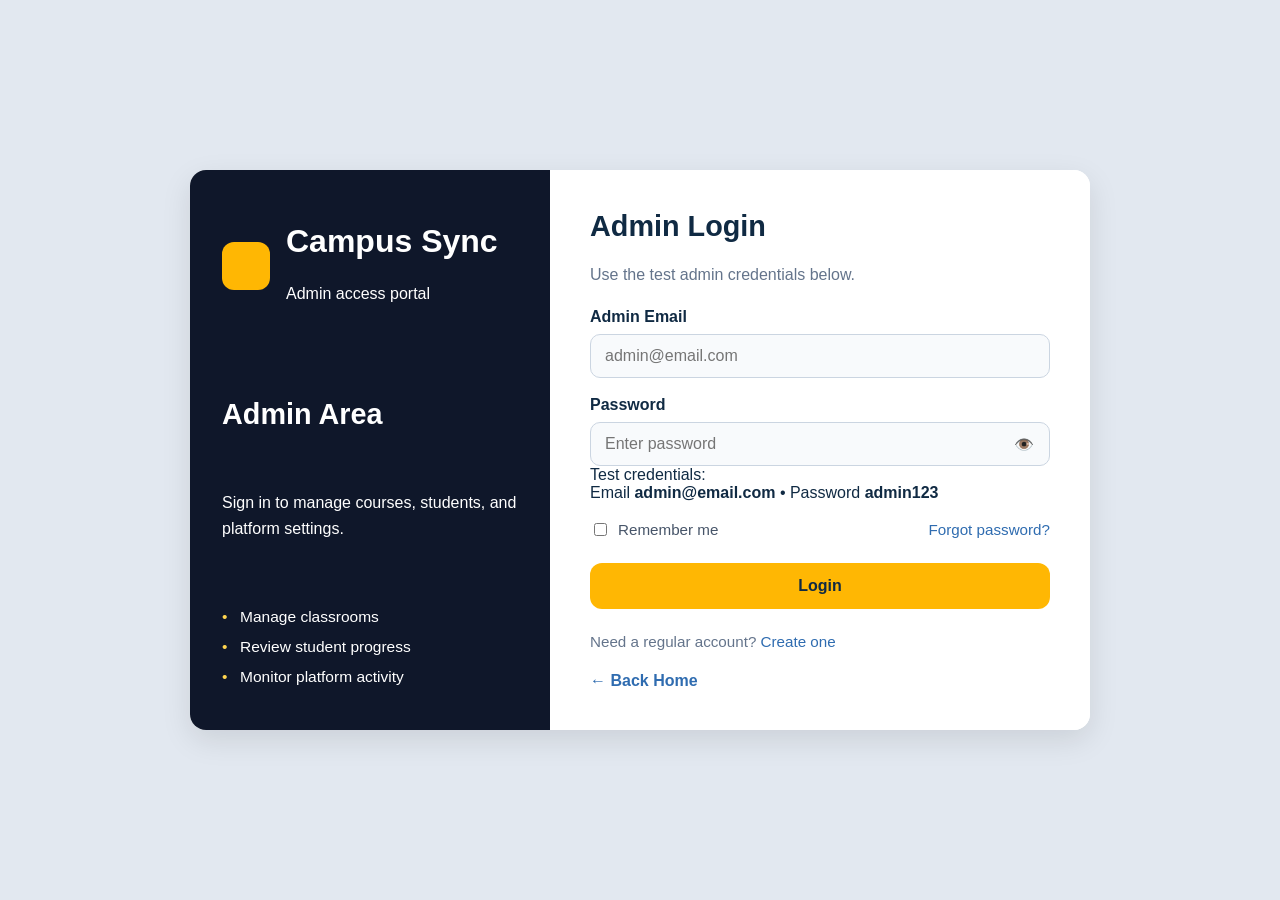
<file: admin-login.html>
<!doctype html>
<html lang="en">
  <head>
    <meta charset="UTF-8" />
    <meta name="viewport" content="width=device-width, initial-scale=1.0" />
    <title>Campus Sync Admin Login</title>
    <link rel="stylesheet" href="login.css" />
  </head>
  <body>
    <div class="login-card">
      <div class="panel-left">
        <div class="brand">
          <div class="logo"></div>
          <div>
            <h1>Campus Sync</h1>
            <p>Admin access portal</p>
          </div>
        </div>

        <h2>Admin Area</h2>
        <p>Sign in to manage courses, students, and platform settings.</p>

        <ul class="feature-list">
          <li>Manage classrooms</li>
          <li>Review student progress</li>
          <li>Monitor platform activity</li>
        </ul>
      </div>

      <div class="panel-right">
        <h2>Admin Login</h2>
        <p class="sub">Use the test admin credentials below.</p>

        <form id="loginForm" novalidate>
          <div class="field">
            <label for="email">Admin Email</label>
            <input
              type="email"
              id="email"
              name="email"
              placeholder="admin@email.com"
              autocomplete="email"
            />
            <div class="error-msg" id="emailError">Enter a valid email address.</div>
          </div>

          <div class="field">
            <label for="password">Password</label>
            <div class="password-wrapper">
              <input
                type="password"
                id="password"
                name="password"
                placeholder="Enter password"
              />
              <input type="button" id="togglePasswordBtn" value="👁️" class="toggle" aria-label="Show password">
                
            </div>
            <div class="test-info">
              Test credentials:<br>
               Email <strong>admin@email.com</strong> •
                Password <strong>admin123</strong>
            </div>
            <div class="error-msg" id="passwordError">Password must be at least 6 characters.</div>
          </div>

          <div class="error-msg" id="errorMsg" style="display:none; color:#dc2626; margin-bottom:10px;">
            Invalid email or password.
          </div>

          <div class="row">
            <label><input type="checkbox" id="remember" /> Remember me</label>
            <a href="#">Forgot password?</a>
          </div>

          <button type="submit" class="submit" >Login</button>
        </form>

        <p class="footer-text">Need a regular account? <a href="create account.html">Create one</a></p>
        <div class="back-home-link">
          <a href="index.html">← Back Home</a>
        </div>
      </div>
    </div>

    <script>
      (function () {
        const pass = document.getElementById("password");
        const btn = document.getElementById("togglePasswordBtn");
        const eyeSVG = '<svg class="icon-eye" xmlns="http://www.w3.org/2000/svg" width="20" height="20" viewBox="0 0 24 24" fill="none" stroke="currentColor" stroke-width="2" stroke-linecap="round" stroke-linejoin="round">\n                  <path d="M1 12s4-8 11-8 11 8 11 8-4 8-11 8S1 12 1 12z"></path>\n                  <circle cx="12" cy="12" r="3"></circle>\n                </svg>';
        const eyeOffSVG = '<svg class="icon-eye-off" xmlns="http://www.w3.org/2000/svg" width="20" height="20" viewBox="0 0 24 24" fill="none" stroke="currentColor" stroke-width="2" stroke-linecap="round" stroke-linejoin="round">\n                  <path d="M17.94 17A10.94 10.94 0 0 1 12 20c-7 0-11-8-11-8 .67-1.34 1.5-2.55 2.44-3.6"></path>\n                  <path d="M3 3l18 18"></path>\n                  <path d="M9.53 9.53A3.5 3.5 0 0 0 14.47 14.47"></path>\n                </svg>';

        function setIcon(isVisible) {
          btn.innerHTML = isVisible ? eyeOffSVG : eyeSVG;
          btn.setAttribute('aria-pressed', String(isVisible));
        }

        btn.addEventListener('click', function () {
          const isPassword = pass.type === 'password';
          pass.type = isPassword ? 'text' : 'password';
          setIcon(isPassword);
        });
      })();

      document.getElementById("loginForm").addEventListener("submit", function (e) {
        e.preventDefault();
        const email = document.getElementById("email").value.trim();
        const password = document.getElementById("password").value;
        const errorMsg = document.getElementById("errorMsg");
        const defaultEmail = "admin@email.com";
        const defaultPassword = "admin123";

        if (email === defaultEmail && password === defaultPassword) {
          errorMsg.style.display = "none";
          window.location.href = "dashboard.html";
        } else {
          errorMsg.style.display = "block";
        }
      });
    </script>
  </body>
</html>
</file>
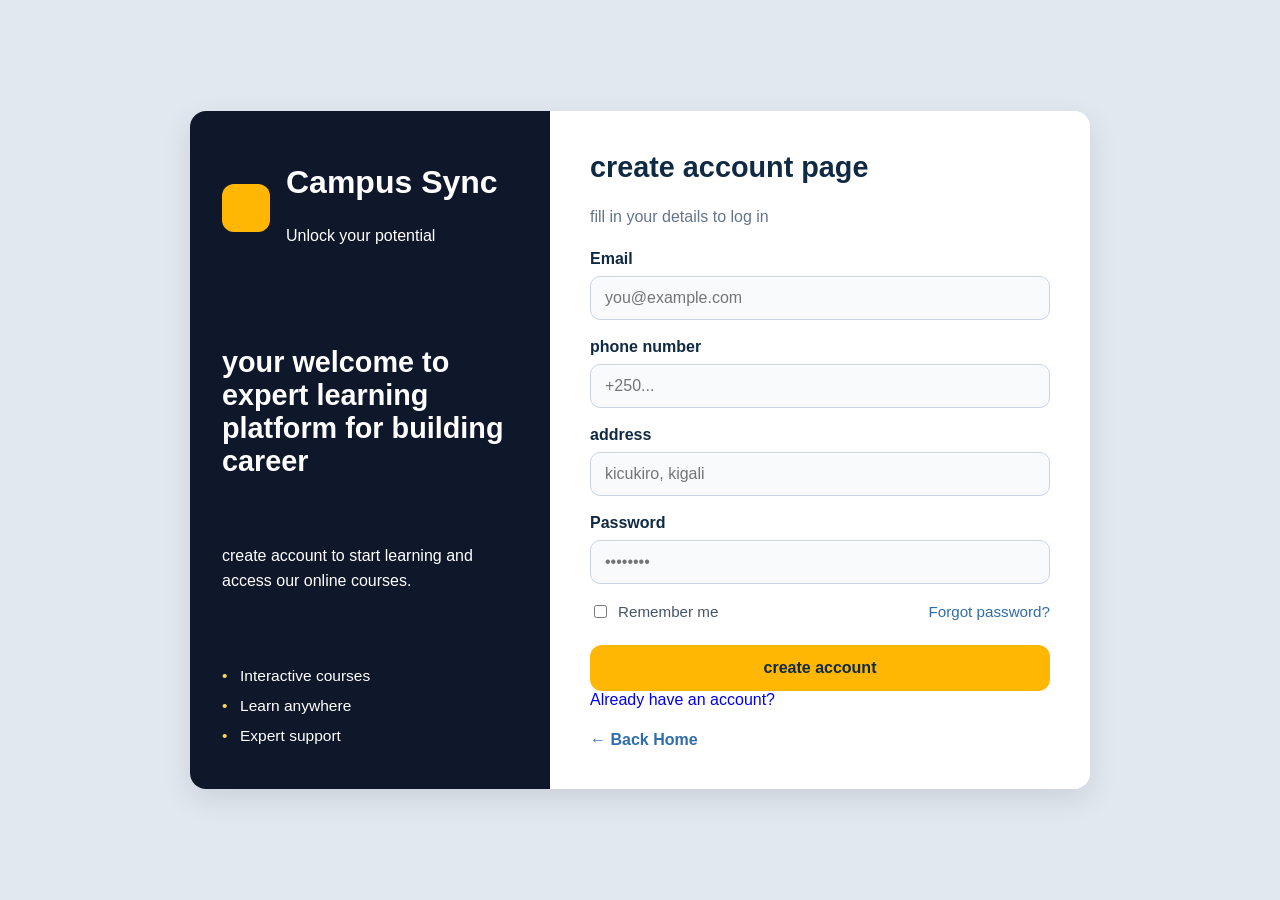
<file: create account.html>
<!doctype html>
<html lang="en">
  <head>
    <meta charset="UTF-8" />
    <meta name="viewport" content="width=device-width, initial-scale=1.0" />
    <title>Campus Sync Login</title>
    <link rel="stylesheet" href="login.css" />
  </head>
  <body>
    <div class="login-card">
      <div class="panel-left">
        <div class="brand">
          <div class="logo"></div>
          <div>
            <h1>Campus Sync</h1>
            <p>Unlock your potential</p>
          </div>
        </div>

        <h2>your welcome to expert learning platform for building career</h2>
        <p>create account to start learning and access our online courses.</p>

        <ul class="feature-list">
          <li>Interactive courses</li>
          <li>Learn anywhere</li>
          <li>Expert support</li>
        </ul>
      </div>

      <div class="panel-right">
        <h2>create account page</h2>
        <p class="sub">fill in your details to log in</p>

        <form id="loginForm" novalidate>
          <div class="field">
            <label for="email">Email</label>
            <input
              type="email"
              id="email"
              name="email"
              placeholder="you@example.com"
              autocomplete="email"
            />
            <div class="error-msg" id="emailError">
              Enter a valid email address.
            </div>
          </div>
          <div class="field">
            <label for="email">phone number</label>
            <input type="tel" id="phone" name="phone" placeholder="+250..." />
          </div>
          <div class="field">
            <label for="email">address</label>
            <input
              type="text"
              id="address"
              name="address"
              placeholder="kicukiro, kigali"
            />
          </div>
          <div class="field">
            <label for="password">Password</label>
            <input
              type="password"
              id="password"
              name="password"
              placeholder="••••••••"
              autocomplete="current-password"
            />
            <div class="error-msg" id="passwordError">
              Password must be at least 6 characters.
            </div>
          </div>

          <div class="row">
            <label><input type="checkbox" id="remember" /> Remember me</label>
            <a href="#">Forgot password?</a>
          </div>

          <button type="submit" class="submit">create account</button>
        </form>
        <a href="login.html" style="text-decoration: none">
          Already have an account?
        </a>
        <div class="back-home-link">
          <a href="index.html">← Back Home</a>
        </div>
      </div>
    </div>

    <script src="login.js"></script>
  </body>
</html>
</file>
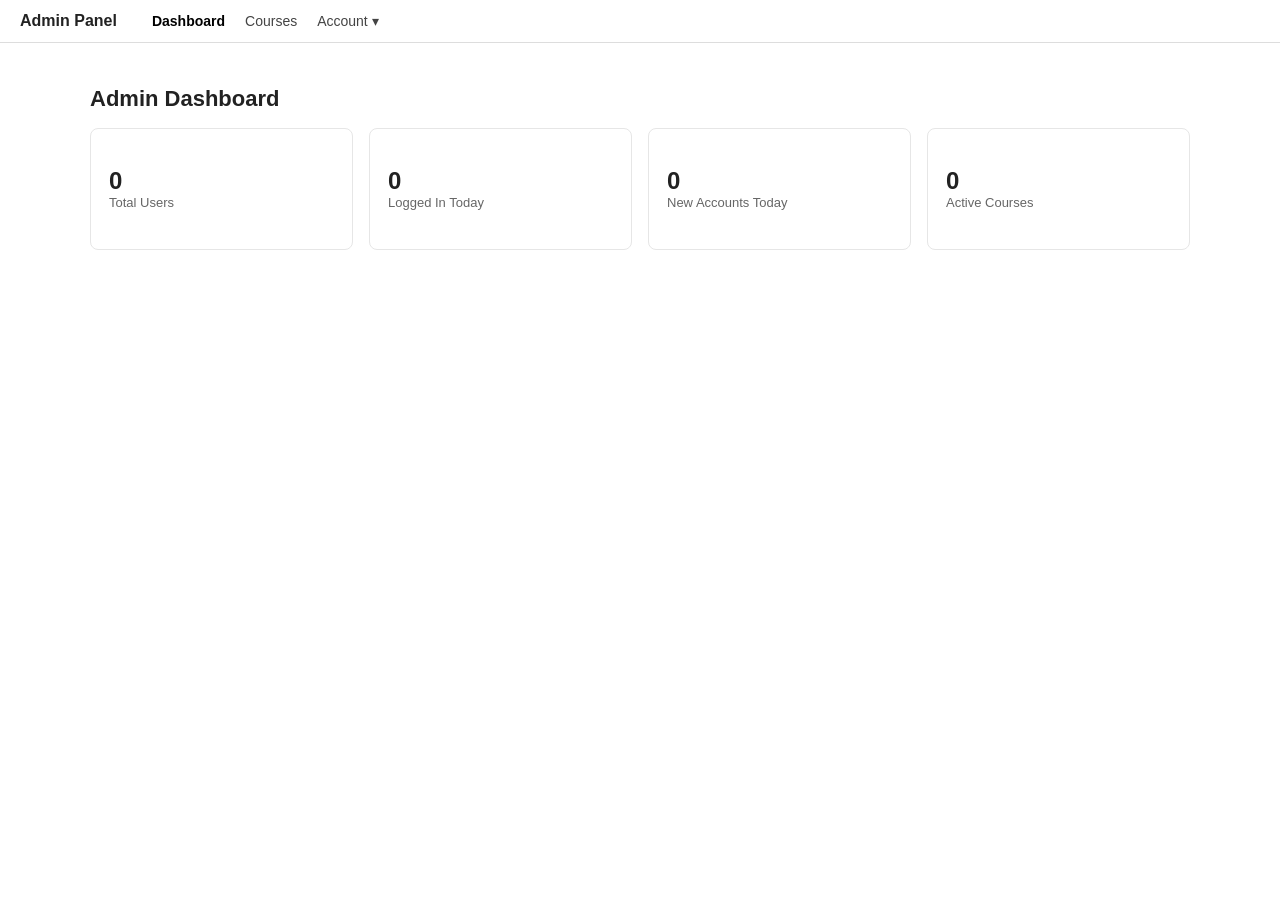
<file: dashboard.html>
<!DOCTYPE html>
<html lang="en">
<head>
<meta charset="UTF-8">
<title>Admin Dashboard — E-Learning Platform</title>
<style>
  body {
    font-family: Arial, Helvetica, sans-serif;
    color: #222;
    margin: 0;
  }

  nav {
    display: flex;
    align-items: center;
    gap: 20px;
    padding: 12px 20px;
    border-bottom: 1px solid #ddd;
    flex-wrap: wrap;
  }
  nav .brand {
    font-weight: bold;
    margin-right: 15px;
  }
  nav a {
    color: #444;
    text-decoration: none;
    font-size: 14px;
    cursor: pointer;
  }
  nav a:hover { text-decoration: underline; }
  nav a.active { color: #000; font-weight: bold; }

  .dropdown {
    position: relative;
  }
  .dropdown > span {
    color: #444;
    font-size: 14px;
    cursor: pointer;
  }
  .dropdown-menu {
    display: none;
    position: absolute;
    top: 22px;
    left: 0;
    background: #fff;
    border: 1px solid #ddd;
    border-radius: 6px;
    padding: 6px 0;
    min-width: 150px;
    z-index: 10;
  }
  .dropdown-menu a {
    display: block;
    padding: 6px 12px;
  }
  .dropdown-menu a:hover { background: #f5f5f5; text-decoration: none; }
  .dropdown:hover .dropdown-menu,
  .dropdown.open .dropdown-menu { display: block; }

  main {
    padding: 28px 20px;
    max-width: 1100px;
    margin: 0 auto;
  }

  h1 { font-size: 22px; }
  h2 { font-size: 17px; margin-top: 35px; }

  .stats {
    display: grid;
    grid-template-columns: repeat(auto-fit, minmax(180px, 1fr));
    gap: 16px;
    margin-top: 16px;
    align-items: stretch;
  }
  .stat-card {
    padding: 18px;
    border: 1px solid #e6e6e6;
    border-radius: 8px;
    display: flex;
    flex-direction: column;
    justify-content: center;
    min-height: 84px;
    background: #fff;
  }
  .stat-card .number { font-size: 24px; font-weight: bold; }
  .stat-card .label { color: #666; font-size: 13px; }

  table {
    width: 100%;
    border-collapse: collapse;
    margin-top: 10px;
  }
  .table-wrap {
    width: 100%;
    overflow-x: auto;
  }
  th, td {
    text-align: left;
    padding: 8px 10px;
    border-bottom: 1px solid #eee;
    font-size: 14px;
  }
  th { color: #555; font-weight: 600; }

  .view { display: none; }
  .view.active { display: block; }

  /* Responsive tweaks */
  @media (max-width: 820px) {
    nav { gap: 12px; padding: 12px; }
    nav .brand { flex-basis: 100%; }
    nav a { font-size: 13px; }
    main { padding: 18px 14px; }
    h1 { font-size: 20px; }
  }

  @media (max-width: 520px) {
    .stats { grid-template-columns: 1fr; }
    .stat-card { min-height: 72px; padding: 12px; }
    th, td { font-size: 13px; padding: 10px 8px; }
  }
</style>
</head>
<body>

<nav>
  <span class="brand">Admin Panel</span>
  <a data-view="dashboard" class="active">Dashboard</a>
  <a data-view="courses">Courses</a>
  <div class="dropdown" id="accountDropdown">
    <span id="accountToggle">Account ▾</span>
    <div class="dropdown-menu">
      <a data-view="login-activity">Login Activity</a>
      <a data-view="new-accounts">New Accounts</a>
      <a href="admin-login.html" id="logoutLink">Log out</a>
    </div>
  </div>
</nav>

<main>

  <div id="dashboard" class="view active">
    <h1>Admin Dashboard</h1>

    <div class="stats">
      <div class="stat-card">
        <div class="number">0</div>
        <div class="label">Total Users</div>
      </div>
      <div class="stat-card">
        <div class="number">0</div>
        <div class="label">Logged In Today</div>
      </div>
      <div class="stat-card">
        <div class="number">0</div>
        <div class="label">New Accounts Today</div>
      </div>
      <div class="stat-card">
        <div class="number">0</div>
        <div class="label">Active Courses</div>
      </div>
    </div>
  </div>

  <div id="courses" class="view">
    <h1>Courses</h1>
    <div class="table-wrap">
      <table>
      <tr>
        <th>Course Name</th>
        <th>Instructor</th>
        <th>Students Enrolled</th>
        <th>Status</th>
      </tr>
      <tr>
        <td colspan="4" style="text-align:center; color:#888;">No courses yet</td>
      </tr>
      </table>
    </div>
  </div>

  <div id="login-activity" class="view">
    <h1>Login Activity</h1>
    <div class="table-wrap">
      <table>
      <tr>
        <th>Name</th>
        <th>Email</th>
        <th>Role</th>
        <th>Login Time</th>
        <th>Status</th>
      </tr>
      <tr>
        <td colspan="5" style="text-align:center; color:#888;">No login activity yet</td>
      </tr>
      </table>
    </div>
  </div>

  <div id="new-accounts" class="view">
    <h1>New Accounts</h1>
    <div class="table-wrap">
      <table>
      <tr>
        <th>Name</th>
        <th>Email</th>
        <th>Role</th>
        <th>Signup Date</th>
        <th>Verified</th>
      </tr>
      <tr>
        <td colspan="5" style="text-align:center; color:#888;">No accounts created yet</td>
      </tr>
      </table>
    </div>
  </div>

</main>

<script>
  const navLinks = document.querySelectorAll('[data-view]');
  const views = document.querySelectorAll('.view');

  navLinks.forEach(link => {
    link.addEventListener('click', () => {
      const target = link.getAttribute('data-view');

      views.forEach(v => v.classList.toggle('active', v.id === target));
      navLinks.forEach(l => l.classList.toggle('active', l === link));

      document.getElementById('accountDropdown').classList.remove('open');
    });
  });

  document.getElementById('accountToggle').addEventListener('click', () => {
    document.getElementById('accountDropdown').classList.toggle('open');
  });

  document.getElementById('logoutLink').addEventListener('click', () => {
    alert('You have been logged out.');
  });
</script>

</body>
</html>
</file>
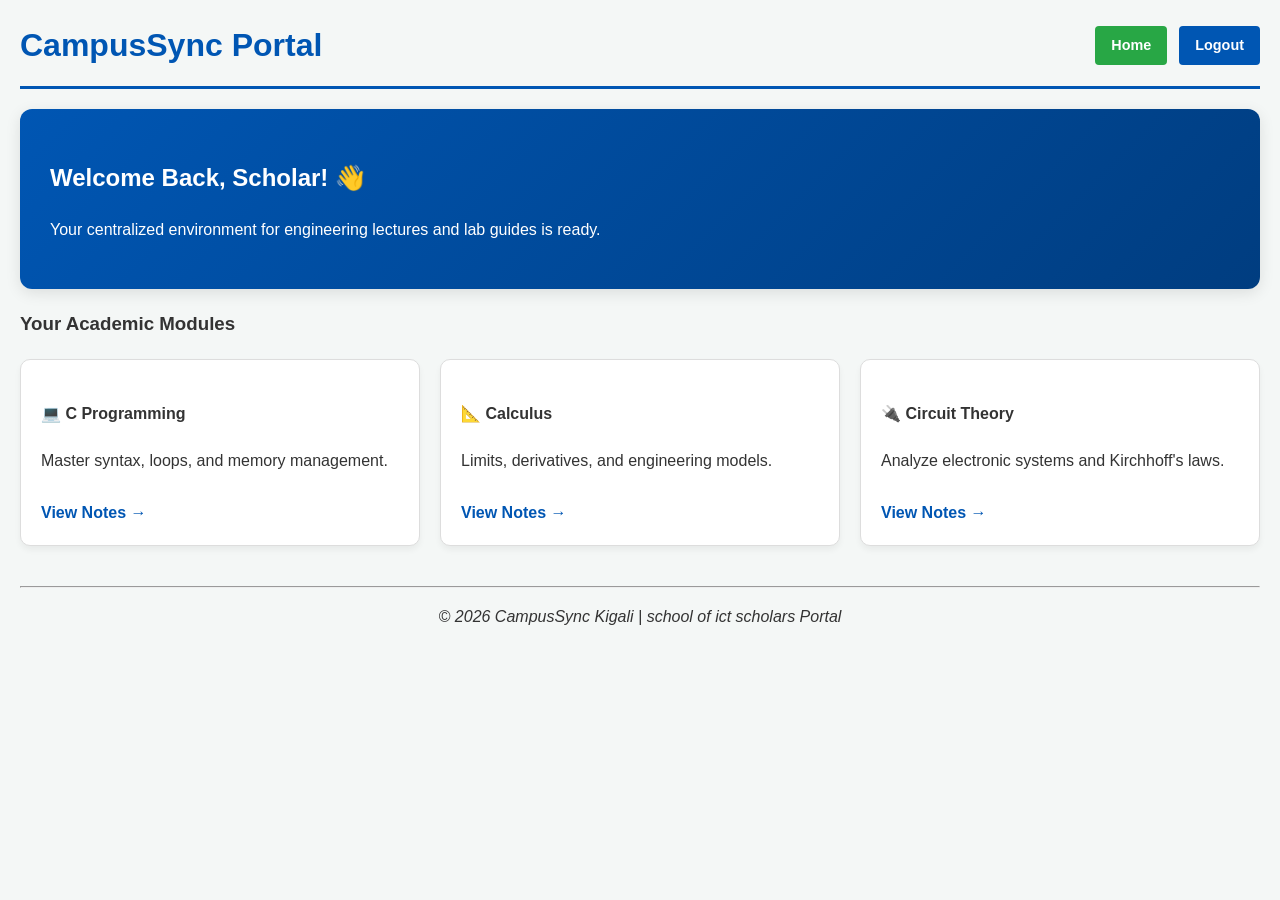
<file: e learn (1).html>
<!doctype html>
<html lang="en">
  <head>
    <meta charset="UTF-8" />
    <meta name="viewport" content="width=device-width, initial-scale=1.0" />
    <title>CampusSync | Scholar Portal</title>
    <link rel="stylesheet" href="elearn.css" />
  </head>
  <body>
    <header>
      <div class="header-left">
        <h1>CampusSync Portal</h1>
      </div>
      <nav class="sub-nav">
        <a href="index.html" class="nav-btn active">Home</a>
        <a href="login.html" class="nav-btn">Logout</a>
      </nav>
    </header>

    <main>
      <section class="welcome-banner">
        <h2>Welcome Back, Scholar! 👋</h2>
        <p>
          Your centralized environment for engineering lectures and lab guides
          is ready.
        </p>
      </section>

      <h3>Your Academic Modules</h3>
      <section class="course-grid">
        <div class="course-card">
          <h4>💻 C Programming</h4>
          <p>Master syntax, loops, and memory management.</p>
          <a href="#" class="study-btn">View Notes →</a>
        </div>
        <div class="course-card">
          <h4>📐 Calculus</h4>
          <p>Limits, derivatives, and engineering models.</p>
          <a href="#" class="study-btn">View Notes →</a>
        </div>
        <div class="course-card">
          <h4>🔌 Circuit Theory</h4>
          <p>Analyze electronic systems and Kirchhoff's laws.</p>
          <a href="#" class="study-btn">View Notes →</a>
        </div>
      </section>
    </main>

    <footer style="text-align: center; margin-top: 40px">
      <hr />
      <p>
        <i>&copy; 2026 CampusSync Kigali | school of ict scholars Portal</i>
      </p>
    </footer>
  </body>
</html>
</file>
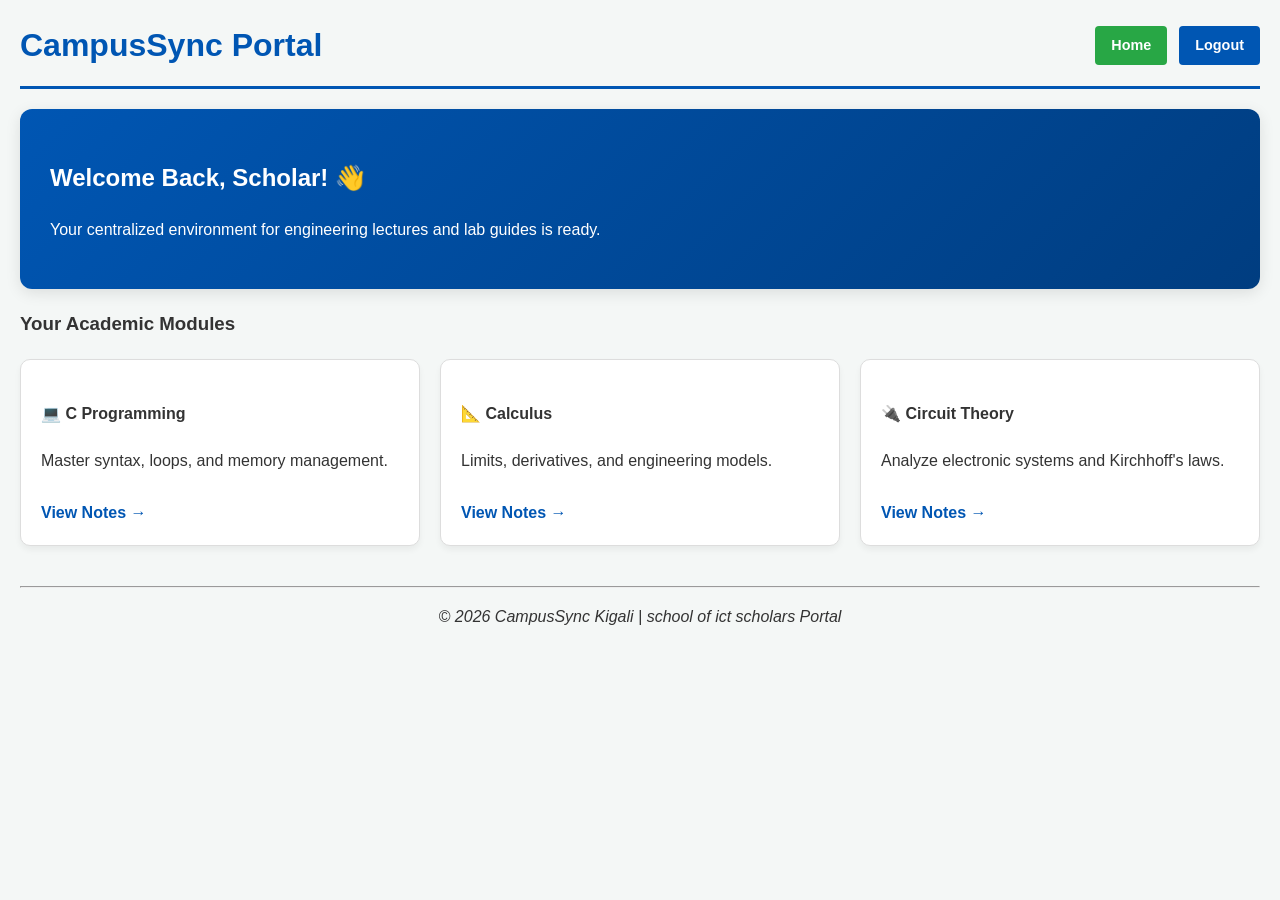
<file: elearn.html>
<!doctype html>
<html lang="en">
  <head>
    <meta charset="UTF-8" />
    <meta name="viewport" content="width=device-width, initial-scale=1.0" />
    <title>CampusSync | Scholar Portal</title>
    <link rel="stylesheet" href="elearn.css" />
  </head>
  <body>
    <header>
      <div class="header-left">
        <h1>CampusSync Portal</h1>
      </div>
      <nav class="sub-nav">
        <a href="index.html" class="nav-btn active">Home</a>
        <a href="login.html" class="nav-btn">Logout</a>
      </nav>
    </header>

    <main>
      <section class="welcome-banner">
        <h2>Welcome Back, Scholar! 👋</h2>
        <p>
          Your centralized environment for engineering lectures and lab guides
          is ready.
        </p>
      </section>

      <h3>Your Academic Modules</h3>
      <section class="course-grid">
        <div class="course-card">
          <h4>💻 C Programming</h4>
          <p>Master syntax, loops, and memory management.</p>
          <a href="#" class="study-btn">View Notes →</a>
        </div>
        <div class="course-card">
          <h4>📐 Calculus</h4>
          <p>Limits, derivatives, and engineering models.</p>
          <a href="#" onclick="alert('site is under maintenance')" class="study-btn">View Notes →</a>
        </div>
        <div class="course-card">
          <h4>🔌 Circuit Theory</h4>
          <p>Analyze electronic systems and Kirchhoff's laws.</p>
          <a href="#" class="study-btn">View Notes →</a>
        </div>
      </section>
    </main>

    <footer style="text-align: center; margin-top: 40px">
      <hr />
      <p>
        <i>&copy; 2026 CampusSync Kigali | school of ict scholars Portal</i>
      </p>
    </footer>
  </body>
</html>
</file>
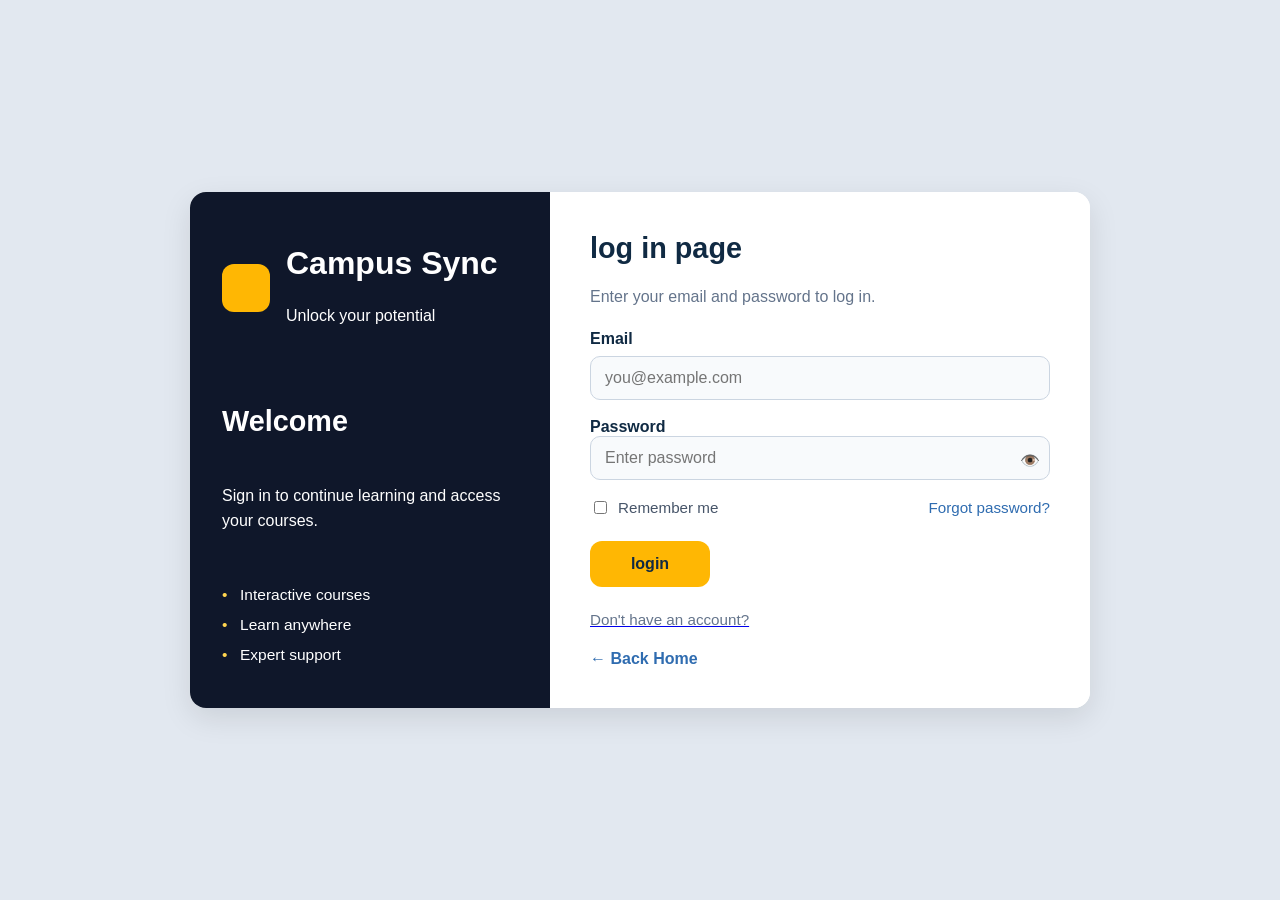
<file: login.html>
<!doctype html>
<html lang="en">
  <head>
    <meta charset="UTF-8" />
    <meta name="viewport" content="width=device-width, initial-scale=1.0" />
    <title>Campus Sync Login</title>
    <link rel="stylesheet" href="login.css" />
  </head>
  <body>
    <div class="login-card">
      <div class="panel-left">
        <div class="brand">
          <div class="logo"></div>
          <div>
            <h1>Campus Sync</h1>
            <p>Unlock your potential</p>
          </div>
        </div>

        <h2>Welcome</h2>
        <p>Sign in to continue learning and access your courses.</p>

        <ul class="feature-list">
          <li>Interactive courses</li>
          <li>Learn anywhere</li>
          <li>Expert support</li>
        </ul>
      </div>

      <div class="panel-right">
        <h2>log in page</h2>
        <p class="sub">Enter your email and password to log in.</p>

        <form id="loginForm" novalidate>
          <div class="field">
            <label for="email">Email</label>
            <input
              type="email"
              id="email"
              name="email"
              placeholder="you@example.com"
              autocomplete="email"
            />
            <div class="error-msg" id="emailError">
              Enter a valid email address.
            </div>
          </div>

          <div class="field">
            <div class="passwor👁️d-" >
              <label for="password" style="position:relative;">Password
              <input
                type="password"
                id="password"
                placeholder="Enter password"
              />
              <span
                style="position: absolute;bottom:10px;right:10px;cursor:pointer"
                class="toggle"
                onclick="togglePassword()"
                >👁️</span
              >
              </label>
            </div>

            <script>
              function togglePassword() {
                var pass = document.getElementById("password");

                if (pass.type === "password") {
                  pass.type = "text";
                } else {
                  pass.type = "password";
                }
              }
            </script>

            <div class="error-msg" id="passwordError">
              Password must be at least 6 characters.
            </div>
          </div>

          <div class="row">
            <label><input type="checkbox" id="remember" /> Remember me</label>
            <a href="#">Forgot password?</a>
          </div>
          <button type="submit" class="submit" style="width: 120px">
            login
          </button>
        </form>
        <a href="create account.html">
          <p class="footer-text">Don't have an account?</p>
        </a>
        <div class="back-home-link">
          <a href="index.html">← Back Home</a>
        </div>
      </div>
    </div>

    <script src="login.js"></script>
  </body>
</html>
</file>
<file: login.css>
* {
  box-sizing: border-box;
}

body {
  margin: 0;
  min-height: 100vh;
  font-family: Arial, sans-serif;
  background: #e2e8f0;
  display: flex;
  align-items: center;
  justify-content: center;
  padding: 24px;
}

.login-card {
  width: 100%;
  max-width: 900px;
  display: flex;
  border-radius: 16px;
  overflow: hidden;
  box-shadow: 0 10px 30px rgba(0, 0, 0, 0.1);
  background: white;
}

.panel-left {
  width: 40%;
  background: #0f172a;
  color: white;
  padding: 32px;
  display: flex;
  flex-direction: column;
  justify-content: space-between;
}

.brand {
  display: flex;
  align-items: center;
  gap: 16px;
  margin-bottom: 24px;
}

.logo {
  width: 48px;
  height: 48px;
  background: #ffb703;
  border-radius: 12px;
}

.panel-left h2 {
  margin: 0 0 16px;
  font-size: 1.8rem;
}

.panel-left p {
  margin: 0 0 24px;
  line-height: 1.6;
}

.feature-list {
  list-style: none;
  padding: 0;
  margin: 0;
}

.feature-list li {
  margin-bottom: 12px;
  padding-left: 18px;
  position: relative;
  font-size: 0.97rem;
}

.feature-list li::before {
  content: "•";
  position: absolute;
  left: 0;
  color: #ffd54f;
}

.panel-right {
  width: 60%;
  padding: 40px;
  background: white;
  color: #102a43;
}

.panel-right h2 {
  margin-top: 0;
  font-size: 1.8rem;
}

.sub {
  color: #64748b;
  margin: 8px 0 24px;
}

.field {
  margin-bottom: 18px;
}

.field label {
  display: block;
  margin-bottom: 8px;
  font-weight: 600;
}

.field input {
  width: 100%;
  padding: 12px 14px;
  border: 1px solid #cbd5e1;
  border-radius: 10px;
  background: #f8fafc;
  font-size: 1rem;
  outline: none;
}

/* Password toggle removed — styles cleaned up */
/* Password toggle styles (using local inline SVG) */
.password-wrapper {
  position: relative;
}

.password-wrapper input {
  padding-right: 44px;
}

.password-wrapper .toggle {
  position: absolute;
  right: 8px;
  top: 50%;
  transform: translateY(-50%);
  background: transparent;
  border: none;
  padding: 6px;
  width: 36px;
  height: 36px;
  display: inline-flex;
  align-items: center;
  justify-content: center;
  cursor: pointer;
  color: #000;
  border-radius: 8px;
  transition: background 0.12s ease;
}

.password-wrapper .toggle:focus {
  outline: none;
  box-shadow: 0 0 0 3px rgba(47,108,176,0.12);
}

.password-wrapper .icon-eye,
.password-wrapper .icon-eye-off {
  display: block;
  color: #000;
}

.password-wrapper .toggle:hover {
  background: rgba(15,23,42,0.04);
}

.password-wrapper .toggle[aria-pressed="true"] .icon-eye {
  opacity: 0.6;
}

.field input:focus {
  border-color: #2f6cb0;
}

.error-msg {
  display: none;
  margin-top: 6px;
  font-size: 0.85rem;
  color: #dc2626;
}

.error-msg.show {
  display: block;
}

.row {
  display: flex;
  justify-content: space-between;
  align-items: center;
  margin-bottom: 24px;
  font-size: 0.95rem;
  color: #475569;
}

.row label {
  display: flex;
  align-items: center;
  gap: 8px;
  cursor: pointer;
}

.row a {
  color: #2f6cb0;
  text-decoration: none;
}

.row a:hover {
  text-decoration: underline;
}

.submit {
  width: 100%;
  padding: 14px;
  border: none;
  border-radius: 12px;
  background: #ffb703;
  color: #102a43;
  font-size: 1rem;
  font-weight: 700;
  cursor: pointer;
}

.submit:hover {
  background: #3af50b;
}

.footer-text {
  
  margin-top: 24px;
  font-size: 0.95rem;
  color: #64748b;
}

.footer-text a {
  color: #2f6cb0;
  text-decoration: none;
}

.footer-text a:hover {
  text-decoration: underline;
}

.back-home-link {
  margin-top: 22px;
}

.back-home-link a {
  color: #2f6cb0;
  text-decoration: none;
  font-weight: 600;
}

.back-home-link a:hover {
  text-decoration: underline;
}

@media (max-width: 820px) {
  .login-card {
    flex-direction: column;
  }

  .panel-left,
  .panel-right {
    width: 100%;
  }

  .panel-left {
    padding: 24px;
  }

  .panel-right {
    padding: 24px;
  }
}

@media (max-width: 520px) {
  body {
    padding: 16px;
  }

  .login-card {
    border-radius: 12px;
  }

  .panel-left h2,
  .panel-right h2 {
    font-size: 1.5rem;
  }
}
</file>
<file: elearn.css>
body {
            background-color: #f4f7f6;
            color: #333;
            font-family: 'Segoe UI', Tahoma, Geneva, Verdana, sans-serif;
            margin: 0;
            padding: 20px;
            line-height: 1.6;
        }

        header {
            display: flex;
            justify-content: space-between;
            align-items: center;
            border-bottom: 3px solid #0056b3;
            padding-bottom: 15px;
        }

        .header-left h1 {
            margin: 0;
            color: #0056b3;
        }

        /* Navigation Buttons */
        .sub-nav {
            display: flex;
            gap: 12px;
            align-items: center;
        }

        .nav-btn {
            background-color: #0056b3;
            color: white;
            padding: 8px 16px;
            text-decoration: none;
            border-radius: 4px;
            font-weight: 600;
            font-size: 0.9rem;
            transition: 0.3s;
        }

        .nav-btn:hover { background-color: #003d80; }
        .nav-btn.active { background-color: #28a745; }

        /* Welcome Banner */
        .welcome-banner {
            background: linear-gradient(135deg, #0056b3, #003d80);
            color: white;
            padding: 30px;
            border-radius: 12px;
            margin: 20px 0;
            box-shadow: 0 4px 15px rgba(0,0,0,0.1);
        }

        /* Course Grid */
        .course-grid {
            display: grid;
            grid-template-columns: repeat(auto-fit, minmax(250px, 1fr));
            gap: 20px;
            margin-top: 20px;
        }

        .course-card {
            background: white;
            padding: 20px;
            border-radius: 10px;
            box-shadow: 0 4px 6px rgba(0,0,0,0.05);
            border: 1px solid #ddd;
        }

        .study-btn {
            display: inline-block;
            margin-top: 10px;
            color: #0056b3;
            text-decoration: none;
            font-weight: bold;
        }
</file>
